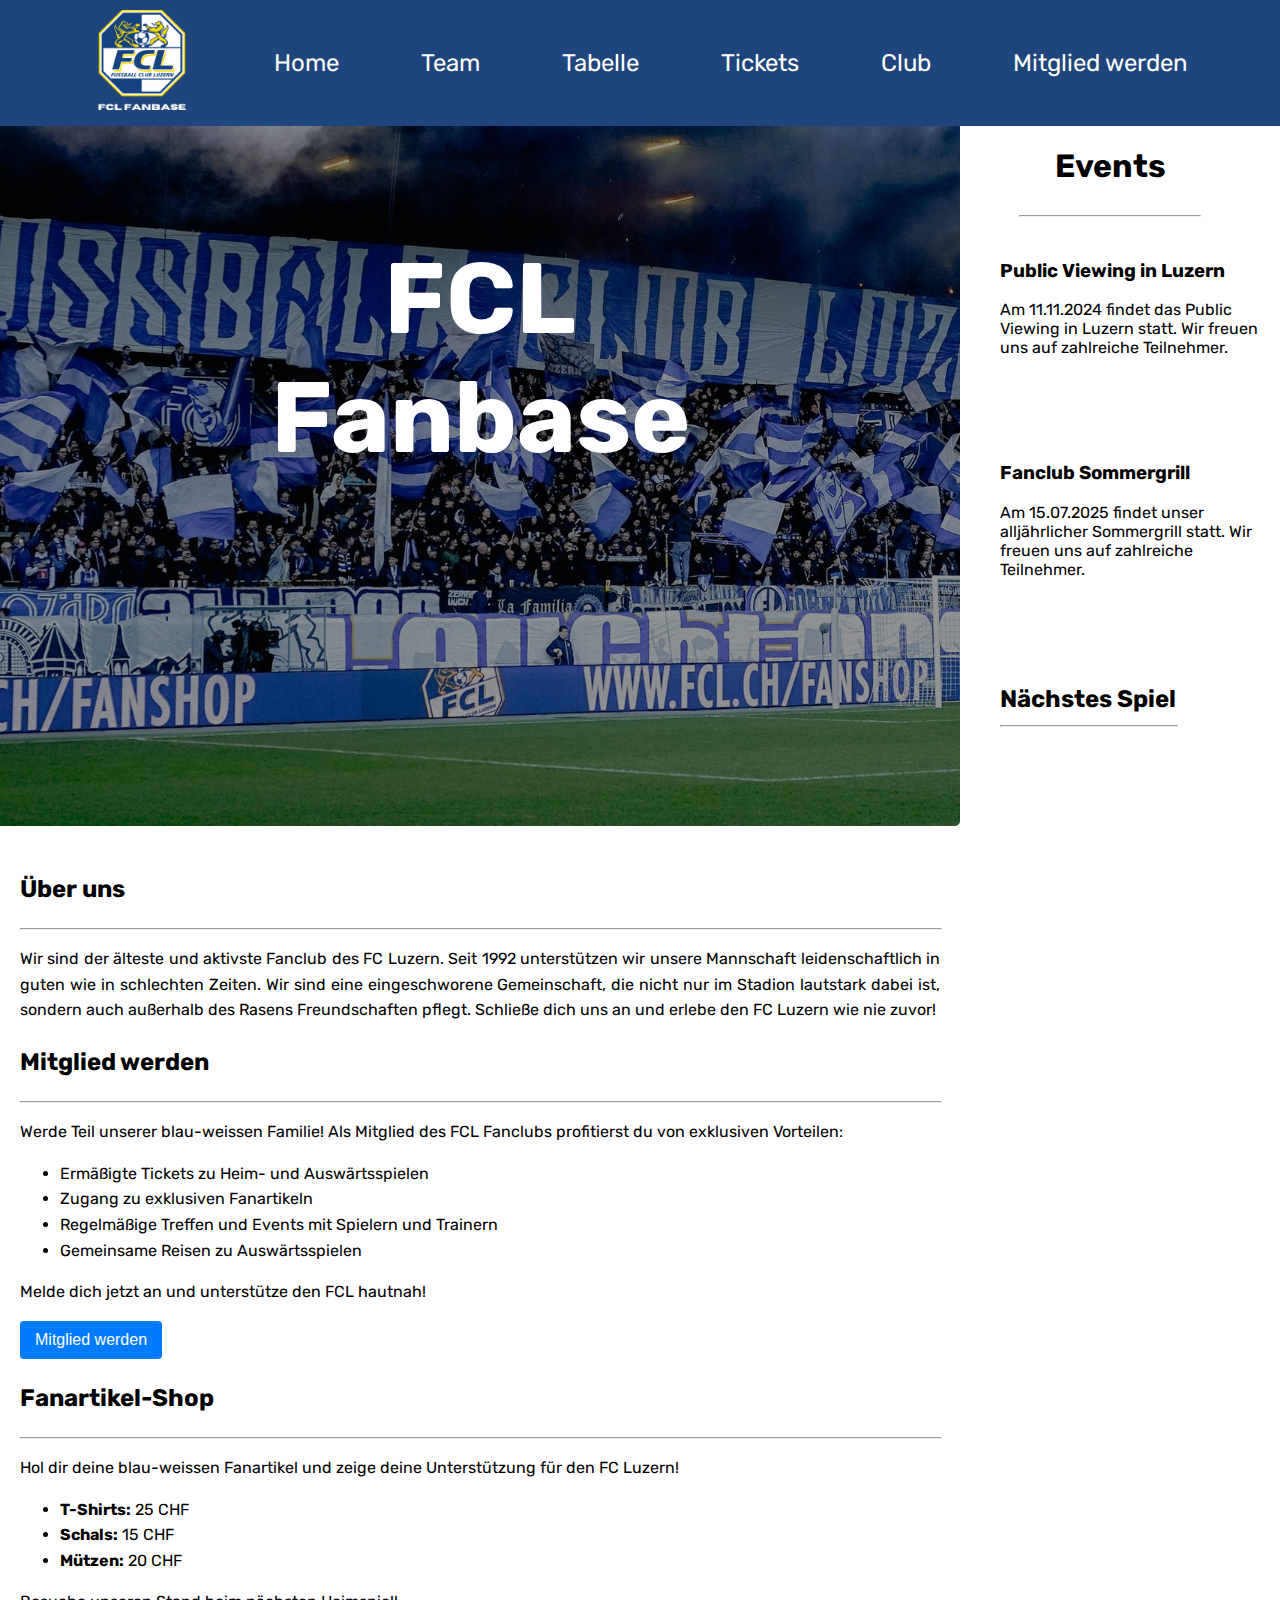
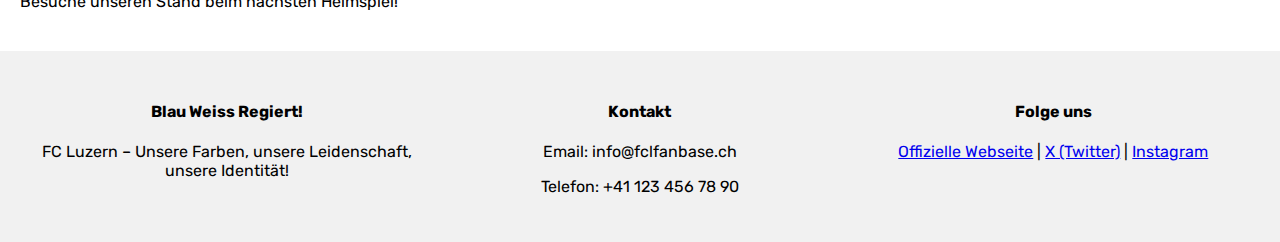
<file: index.html>
<!DOCTYPE html>
<html lang="de">
    <head>
        <meta charset="utf-8" />
        <meta http-equiv="X-UA-Compatible" content="IE=edge" />
        <title>FCL Fanbase</title>
        <meta
            name="description"
            content="FCL Fanbase - Der älteste Fanclub des FC Luzern."
        />
        <meta name="viewport" content="width=device-width, initial-scale=1.0" />
        <link rel="stylesheet" href="css/styles.css" />
        <link rel="preconnect" href="https://fonts.googleapis.com" />
        <link rel="preconnect" href="https://fonts.gstatic.com" crossorigin />
        <link
            href="https://fonts.googleapis.com/css2?family=Rubik:ital,wght@0,300..900;1,300..900&display=swap"
            rel="stylesheet"
        />
    </head>

    <body>
        <div class="container">
            <header class="navbar">
                <nav class="links">
                    <ul class="ul-links">
                        <li>
                            <a href="index.html"
                                ><img src="images/logo-h.png" alt="Logo"
                            /></a>
                        </li>
                        <li><a href="index.html">Home</a></li>
                        <li><a href="team.html">Team</a></li>
                        <li><a href="tabelle.html">Tabelle</a></li>
                        <li><a href="tickets.html">Tickets</a></li>
                        <li><a href="club.html">Club</a></li>
                        <li><a href="kontakt.html">Mitglied werden</a></li>
                    </ul>
                </nav>
            </header>
            <main class="main">
                <div class="hero-banner">
                    <div class="hero-image">
                        <img src="images/fcl1.jpg" alt="Bild" />
                    </div>
                    <div class="hero-text">
                        <h1>FCL Fanbase</h1>
                        <p></p>
                    </div>
                </div>
                <div id="fcl-fanclub-content">
                    <section id="about">
                        <h2>Über uns</h2>
                        <hr />
                        <p>
                            Wir sind der älteste und aktivste Fanclub des FC
                            Luzern. Seit 1992 unterstützen wir unsere Mannschaft
                            leidenschaftlich in guten wie in schlechten Zeiten.
                            Wir sind eine eingeschworene Gemeinschaft, die nicht
                            nur im Stadion lautstark dabei ist, sondern auch
                            außerhalb des Rasens Freundschaften pflegt. Schließe
                            dich uns an und erlebe den FC Luzern wie nie zuvor!
                        </p>
                    </section>
                    <section id="membership">
                        <h2>Mitglied werden</h2>
                        <hr />
                        <p>
                            Werde Teil unserer blau-weissen Familie! Als
                            Mitglied des FCL Fanclubs profitierst du von
                            exklusiven Vorteilen:
                        </p>
                        <ul>
                            <li>
                                Ermäßigte Tickets zu Heim- und Auswärtsspielen
                            </li>
                            <li>Zugang zu exklusiven Fanartikeln</li>
                            <li>
                                Regelmäßige Treffen und Events mit Spielern und
                                Trainern
                            </li>
                            <li>Gemeinsame Reisen zu Auswärtsspielen</li>
                        </ul>
                        <p>
                            Melde dich jetzt an und unterstütze den FCL hautnah!
                        </p>
                        <button class="mitglied" onclick="openLink()">
                            Mitglied werden
                        </button>
                    </section>
                    <section id="shop">
                        <h2>Fanartikel-Shop</h2>
                        <hr />
                        <p>
                            Hol dir deine blau-weissen Fanartikel und zeige
                            deine Unterstützung für den FC Luzern!
                        </p>
                        <ul>
                            <li><strong>T-Shirts:</strong> 25 CHF</li>
                            <li><strong>Schals:</strong> 15 CHF</li>
                            <li><strong>Mützen:</strong> 20 CHF</li>
                        </ul>
                        <p>Besuche unseren Stand beim nächsten Heimspiel!</p>
                    </section>
                </div>
            </main>
            <aside class="sidebar">
                <h1>Events</h1>
                <hr class="hr-sidebar">
                <ul>
                    <li>
                        <div class="Event1">
                            <h3>Public Viewing in Luzern</h3>
                            <p>
                                Am 11.11.2024 findet das Public Viewing in
                                Luzern statt. Wir freuen uns auf zahlreiche
                                Teilnehmer.
                            </p>
                        </div>
                    </li>
                    <li>
                        <div class="Event2">
                            <h3>Fanclub Sommergrill</h3>
                            <p>
                                Am 15.07.2025 findet unser alljährlicher
                                Sommergrill statt. Wir freuen uns auf zahlreiche
                                Teilnehmer.
                            </p>
                        </div>
                    </li>
                    <li>
                        <div class="nextgame">
                            <div class="nextgameH1">
                                <h2>
                                    Nächstes Spiel
                                    <hr>
                                </h2>
                            </div>
                            <div id="fs-upcoming"></div>
                            <script>
                                (function (w, d, s, o, f, js, fjs) {
                                    w["fsUpcomingEmbed"] = o;
                                    w[o] =
                                        w[o] ||
                                        function () {
                                            (w[o].q = w[o].q || []).push(
                                                arguments
                                            );
                                        };
                                    (js = d.createElement(s)),
                                        (fjs = d.getElementsByTagName(s)[0]);
                                    js.id = o;
                                    js.src = f;
                                    js.async = 1;
                                    fjs.parentNode.insertBefore(js, fjs);
                                })(
                                    window,
                                    document,
                                    "script",
                                    "fsUpcoming",
                                    "https://cdn.footystats.org/embeds/upcoming.js"
                                );
                                fsUpcoming("params", { teamID: 890 });
                            </script>
                        </div>
                    </li>
                </ul>
            </aside>
            <footer class="footer">
                <div class="footer-content">
                    <h4>Blau Weiss Regiert!</h4>
                    <p>
                        FC Luzern – Unsere Farben, unsere Leidenschaft, unsere
                        Identität!
                    </p>
                </div>
                <div class="footer-content">
                    <h4>Kontakt</h4>
                    <p>Email: info@fclfanbase.ch</p>
                    <p>Telefon: +41 123 456 78 90</p>
                </div>
                <div class="footer-content">
                    <h4>Folge uns</h4>
                    <p>
                        <a href="https://fcl.ch/" target="_blank"
                            >Offizielle Webseite</a
                        >
                        |
                        <a href="https://twitter.com/FCL_1901" target="_blank"
                            >X (Twitter)</a
                        >
                        |
                        <a
                            href="https://www.instagram.com/fcluzern_offiziell"
                            target="_blank"
                            >Instagram</a
                        >
                    </p>
                </div>
            </footer>
            <script src="script.js"></script>
        </div>
    </body>
</html>
</file>
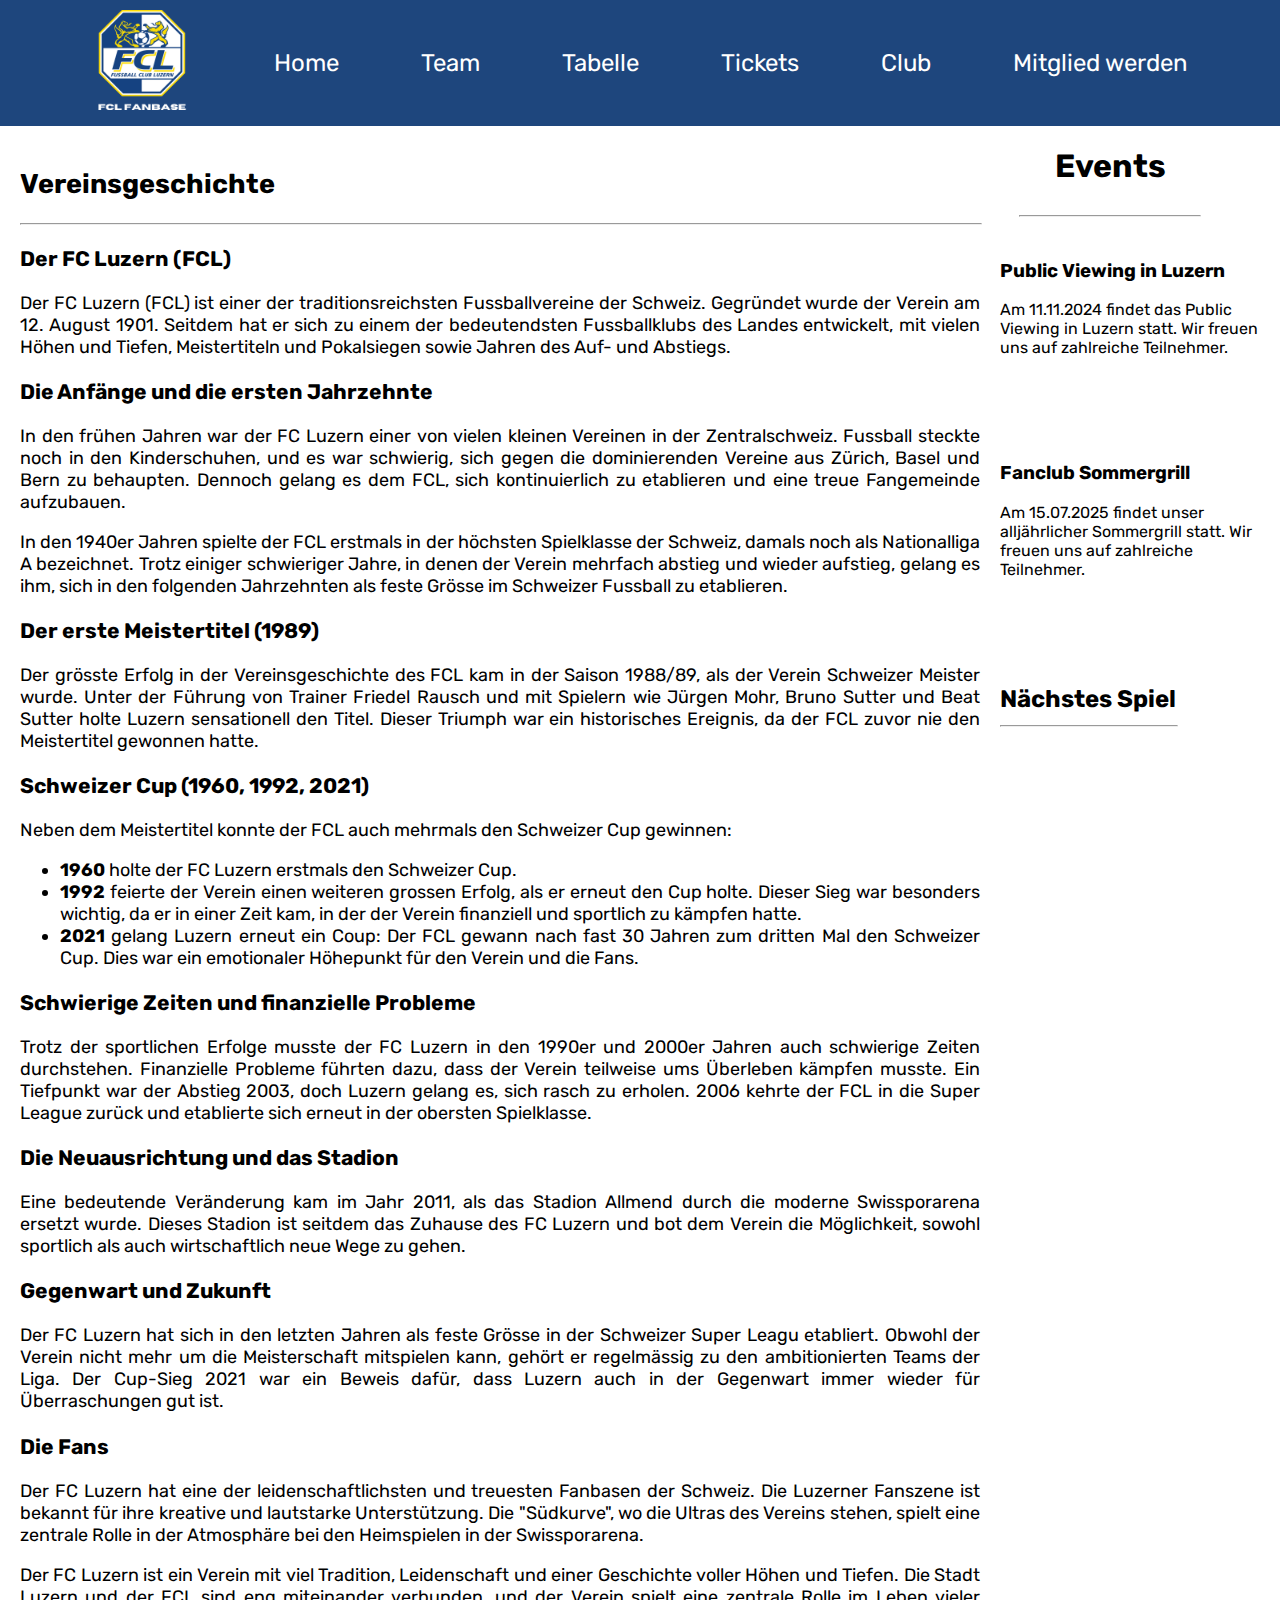
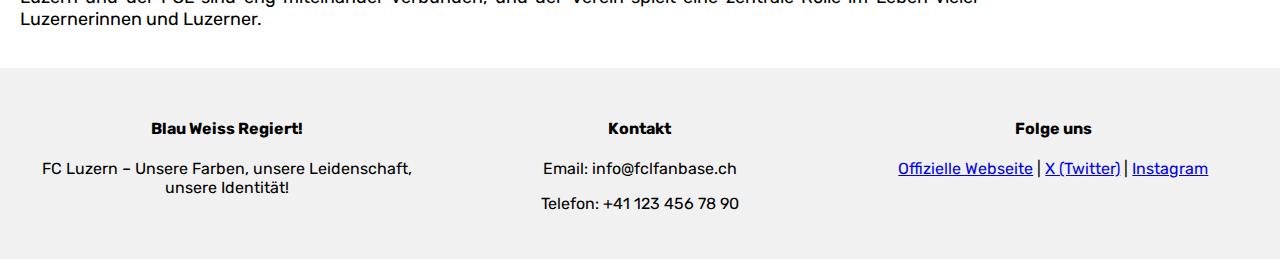
<file: club.html>
<!DOCTYPE html>
<html lang="de">
    <head>
        <meta charset="utf-8" />
        <meta http-equiv="X-UA-Compatible" content="IE=edge" />
        <title>FCL Fanbase</title>
        <meta name="description" content="" />
        <meta name="viewport" content="width=device-width, initial-scale=1" />
        <link rel="stylesheet" href="css/styles.css" />
        <link rel="preconnect" href="https://fonts.googleapis.com" />
        <link rel="preconnect" href="https://fonts.gstatic.com" crossorigin />
        <link
            href="https://fonts.googleapis.com/css2?family=Rubik:ital,wght@0,300..900;1,300..900&display=swap"
            rel="stylesheet"
        />
    </head>

    <body>
        <div class="container">
            <header class="navbar">
                <nav class="links">
                    <ul class="ul-links">
                        <li>
                            <a href="index.html"
                                ><img src="images/logo-h.png" alt="FCL Logo"
                            /></a>
                        </li>
                        <li><a href="index.html">Home</a></li>
                        <li><a href="team.html">Team</a></li>
                        <li><a href="tabelle.html">Tabelle</a></li>
                        <li><a href="tickets.html">Tickets</a></li>
                        <li><a href="club.html">Club</a></li>
                        <li><a href="kontakt.html">Mitglied werden</a></li>
                    </ul>
                </nav>
            </header>

            <main class="main">
                <article>
                    <h2>Vereinsgeschichte</h2>
                    <hr />
                    <h3>Der FC Luzern (FCL)</h3>
                    <p>
                        Der FC Luzern (FCL) ist einer der traditionsreichsten
                        Fussballvereine der Schweiz. Gegründet wurde der Verein
                        am 12. August 1901. Seitdem hat er sich zu einem der
                        bedeutendsten Fussballklubs des Landes entwickelt, mit
                        vielen Höhen und Tiefen, Meistertiteln und Pokalsiegen
                        sowie Jahren des Auf- und Abstiegs.
                    </p>

                    <h3>Die Anfänge und die ersten Jahrzehnte</h3>
                    <p>
                        In den frühen Jahren war der FC Luzern einer von vielen
                        kleinen Vereinen in der Zentralschweiz. Fussball steckte
                        noch in den Kinderschuhen, und es war schwierig, sich
                        gegen die dominierenden Vereine aus Zürich, Basel und
                        Bern zu behaupten. Dennoch gelang es dem FCL, sich
                        kontinuierlich zu etablieren und eine treue Fangemeinde
                        aufzubauen.
                    </p>
                    <p>
                        In den 1940er Jahren spielte der FCL erstmals in der
                        höchsten Spielklasse der Schweiz, damals noch als
                        Nationalliga A bezeichnet. Trotz einiger schwieriger
                        Jahre, in denen der Verein mehrfach abstieg und wieder
                        aufstieg, gelang es ihm, sich in den folgenden
                        Jahrzehnten als feste Grösse im Schweizer Fussball zu
                        etablieren.
                    </p>

                    <h3>Der erste Meistertitel (1989)</h3>
                    <p>
                        Der grösste Erfolg in der Vereinsgeschichte des FCL kam
                        in der Saison 1988/89, als der Verein Schweizer Meister
                        wurde. Unter der Führung von Trainer Friedel Rausch und
                        mit Spielern wie Jürgen Mohr, Bruno Sutter und Beat
                        Sutter holte Luzern sensationell den Titel. Dieser
                        Triumph war ein historisches Ereignis, da der FCL zuvor
                        nie den Meistertitel gewonnen hatte.
                    </p>

                    <h3>Schweizer Cup (1960, 1992, 2021)</h3>
                    <p>
                        Neben dem Meistertitel konnte der FCL auch mehrmals den
                        Schweizer Cup gewinnen:
                    </p>
                    <ul>
                        <li>
                            <strong>1960</strong> holte der FC Luzern erstmals
                            den Schweizer Cup.
                        </li>
                        <li>
                            <strong>1992</strong> feierte der Verein einen
                            weiteren grossen Erfolg, als er erneut den Cup
                            holte. Dieser Sieg war besonders wichtig, da er in
                            einer Zeit kam, in der der Verein finanziell und
                            sportlich zu kämpfen hatte.
                        </li>
                        <li>
                            <strong>2021</strong> gelang Luzern erneut ein Coup:
                            Der FCL gewann nach fast 30 Jahren zum dritten Mal
                            den Schweizer Cup. Dies war ein emotionaler
                            Höhepunkt für den Verein und die Fans.
                        </li>
                    </ul>

                    <h3>Schwierige Zeiten und finanzielle Probleme</h3>
                    <p>
                        Trotz der sportlichen Erfolge musste der FC Luzern in
                        den 1990er und 2000er Jahren auch schwierige Zeiten
                        durchstehen. Finanzielle Probleme führten dazu, dass der
                        Verein teilweise ums Überleben kämpfen musste. Ein
                        Tiefpunkt war der Abstieg 2003, doch Luzern gelang es,
                        sich rasch zu erholen. 2006 kehrte der FCL in die Super
                        League zurück und etablierte sich erneut in der obersten
                        Spielklasse.
                    </p>

                    <h3>Die Neuausrichtung und das Stadion</h3>
                    <p>
                        Eine bedeutende Veränderung kam im Jahr 2011, als das
                        Stadion Allmend durch die moderne Swissporarena ersetzt
                        wurde. Dieses Stadion ist seitdem das Zuhause des FC
                        Luzern und bot dem Verein die Möglichkeit, sowohl
                        sportlich als auch wirtschaftlich neue Wege zu gehen.
                    </p>

                    <h3>Gegenwart und Zukunft</h3>
                    <p>
                        Der FC Luzern hat sich in den letzten Jahren als feste
                        Grösse in der Schweizer Super Leagu etabliert. Obwohl
                        der Verein nicht mehr um die Meisterschaft mitspielen
                        kann, gehört er regelmässig zu den ambitionierten Teams
                        der Liga. Der Cup-Sieg 2021 war ein Beweis dafür, dass
                        Luzern auch in der Gegenwart immer wieder für
                        Überraschungen gut ist.
                    </p>

                    <h3>Die Fans</h3>
                    <p>
                        Der FC Luzern hat eine der leidenschaftlichsten und
                        treuesten Fanbasen der Schweiz. Die Luzerner Fanszene
                        ist bekannt für ihre kreative und lautstarke
                        Unterstützung. Die "Südkurve", wo die Ultras des Vereins
                        stehen, spielt eine zentrale Rolle in der Atmosphäre bei
                        den Heimspielen in der Swissporarena.
                    </p>

                    <p>
                        Der FC Luzern ist ein Verein mit viel Tradition,
                        Leidenschaft und einer Geschichte voller Höhen und
                        Tiefen. Die Stadt Luzern und der FCL sind eng
                        miteinander verbunden, und der Verein spielt eine
                        zentrale Rolle im Leben vieler Luzernerinnen und
                        Luzerner.
                    </p>
                </article>
            </main>

            <aside class="sidebar">
                <h1>Events</h1>
                <hr class="hr-sidebar">
                <ul>
                    <li>
                        <div class="Event1">
                            <h3>Public Viewing in Luzern</h3>
                            <p>
                                Am 11.11.2024 findet das Public Viewing in
                                Luzern statt. Wir freuen uns auf zahlreiche
                                Teilnehmer.
                            </p>
                        </div>
                    </li>
                    <li>
                        <div class="Event2">
                            <h3>Fanclub Sommergrill</h3>
                            <p>
                                Am 15.07.2025 findet unser alljährlicher
                                Sommergrill statt. Wir freuen uns auf zahlreiche
                                Teilnehmer.
                            </p>
                        </div>
                    </li>
                    <li>
                        <div class="nextgame">
                            <div class="nextgameH1">
                                <h2>Nächstes Spiel<hr></h2>
                            </div>
                            <div id="fs-upcoming"></div>
                            <script>
                                (function (w, d, s, o, f, js, fjs) {
                                    w["fsUpcomingEmbed"] = o;
                                    w[o] =
                                        w[o] ||
                                        function () {
                                            (w[o].q = w[o].q || []).push(
                                                arguments
                                            );
                                        };
                                    (js = d.createElement(s)),
                                        (fjs = d.getElementsByTagName(s)[0]);
                                    js.id = o;
                                    js.src = f;
                                    js.async = 1;
                                    fjs.parentNode.insertBefore(js, fjs);
                                })(
                                    window,
                                    document,
                                    "script",
                                    "fsUpcoming",
                                    "https://cdn.footystats.org/embeds/upcoming.js"
                                );
                                fsUpcoming("params", { teamID: 890 });
                            </script>
                        </div>
                    </li>
                </ul>
            </aside>

            <footer class="footer">
                <div class="footer-content">
                    <h4>Blau Weiss Regiert!</h4>
                    <p>
                        FC Luzern – Unsere Farben, unsere Leidenschaft, unsere
                        Identität!
                    </p>
                </div>
                <div class="footer-content">
                    <h4>Kontakt</h4>
                    <p>Email: info@fclfanbase.ch</p>
                    <p>Telefon: +41 123 456 78 90</p>
                </div>
                <div class="footer-content">
                    <h4>Folge uns</h4>
                    <p>
                        <a href="https://fcl.ch/" target="_blank"
                            >Offizielle Webseite</a
                        >
                        |
                        <a href="https://twitter.com/FCL_1901" target="_blank"
                            >X (Twitter)</a
                        >
                        |
                        <a
                            href="https://www.instagram.com/fcluzern_offiziell"
                            target="_blank"
                            >Instagram</a
                        >
                    </p>
                </div>
            </footer>
        </div>

        <script src="script.js"></script>
    </body>
</html>
</file>
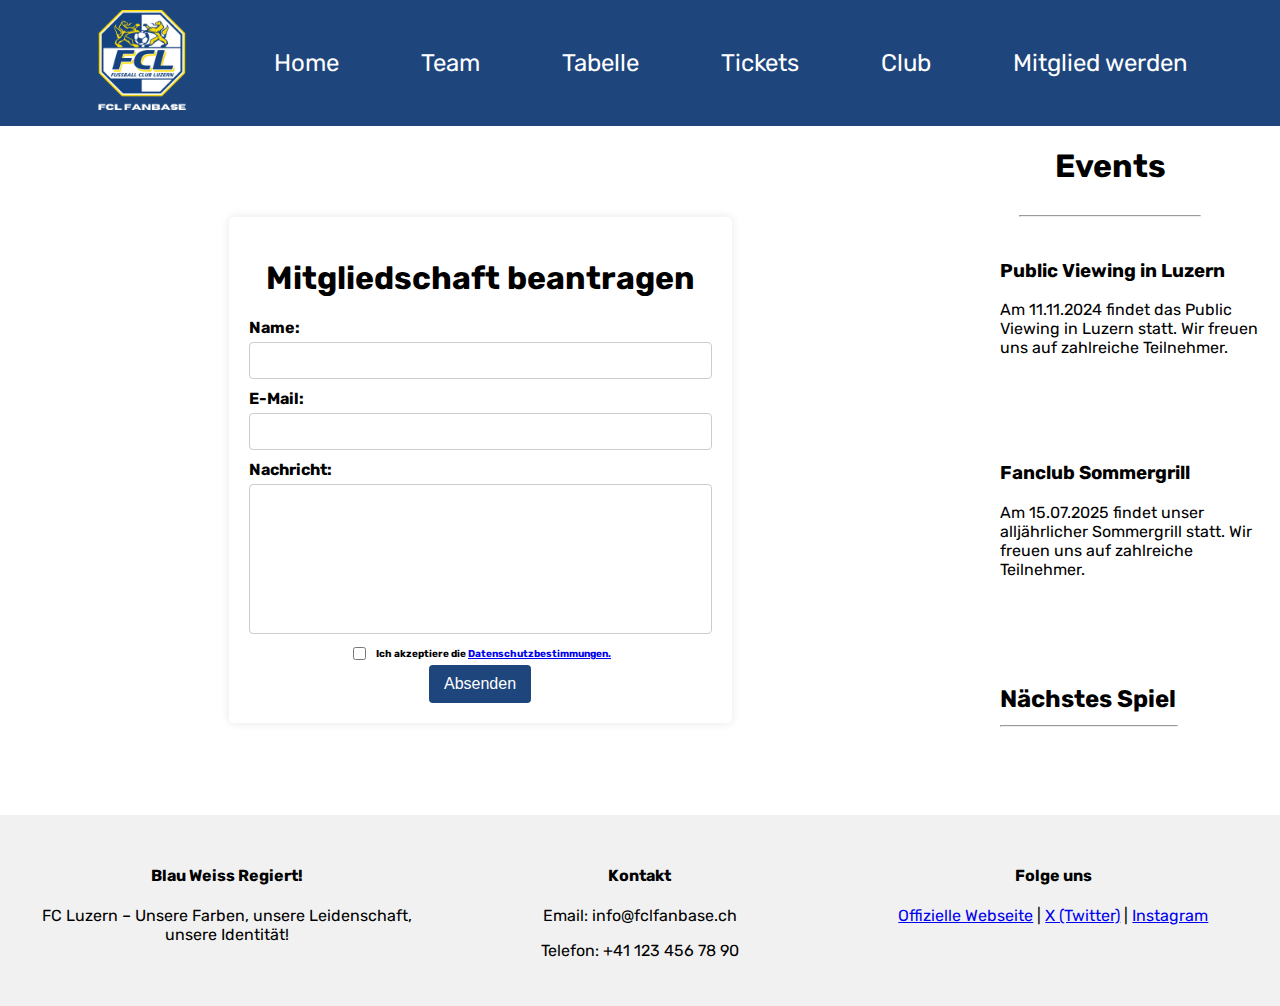
<file: kontakt.html>
<!DOCTYPE html>
<html lang="de">
    <head>
        <meta charset="utf-8" />
        <meta http-equiv="X-UA-Compatible" content="IE=edge" />
        <title>FCL Fanbase</title>
        <meta name="description" content="" />
        <meta name="viewport" content="width=device-width, initial-scale=1" />
        <link rel="stylesheet" href="css/styles.css" />
        <link rel="preconnect" href="https://fonts.googleapis.com" />
        <link rel="preconnect" href="https://fonts.gstatic.com" crossorigin />
        <link
            href="https://fonts.googleapis.com/css2?family=Rubik:ital,wght@0,300..900;1,300..900&display=swap"
            rel="stylesheet"
        />
    </head>

    <body>
        <div class="container">
            <header class="navbar">
                <nav class="links">
                    <ul class="ul-links">
                        <li>
                            <a href="index.html"
                                ><img src="images/logo-h.png" alt="FCL Logo"
                            /></a>
                        </li>
                        <li><a href="index.html">Home</a></li>
                        <li><a href="team.html">Team</a></li>
                        <li><a href="tabelle.html">Tabelle</a></li>
                        <li><a href="tickets.html">Tickets</a></li>
                        <li><a href="club.html">Club</a></li>
                        <li><a href="kontakt.html">Mitglied werden</a></li>
                    </ul>
                </nav>
            </header>

            <main class="main">
                <div class="containerform">
                    <h1>Mitgliedschaft beantragen</h1>
                    <form action="https://formlog.offline.ch/log" method="POST">
                        <label for="name" class="formtext">Name:</label>
                        <input type="text" id="name" name="name" required />

                        <label for="email" class="formtext">E-Mail:</label>
                        <input type="email" id="email" name="email" required />

                        <label for="nachricht" class="formtext"
                            >Nachricht:</label
                        >
                        <textarea
                            id="nachricht"
                            name="nachricht"
                            required
                            maxlength="400"
                        ></textarea>

                <div class="checkbox-label">
                  <input type="checkbox" id="datenschutz" name="datenschutz" required>
                  <label id="daten" for="datenschutz">Ich akzeptiere die <a href="https://youtu.be/dQw4w9WgXcQ?si=zI8NdCDnpWZEucge">Datenschutzbestimmungen.</a></label>
              </div>
                <br>
                <input type="submit" value="Absenden">
            </form>
        </div>
    </main>
    <aside class="sidebar">
        <h1>Events</h1>
        <hr class="hr-sidebar">
      <ul>
        <li>
          <div class="Event1">
            <h3>Public Viewing in Luzern</h3>
            <p>Am 11.11.2024 findet das Public Viewing in Luzern statt. Wir freuen uns auf zahlreiche Teilnehmer.</p>
          </div>
        </li>
        <li>
          <div class="Event2">
            <h3>Fanclub Sommergrill</h3>
            <p>Am 15.07.2025 findet unser alljährlicher Sommergrill statt. Wir freuen uns auf zahlreiche Teilnehmer.</p>
          </div>
          <li>
            <div class="nextgame">
              <div class="nextgameH1">
              <h2>Nächstes Spiel<hr></h2>
              </div>
              <div id="fs-upcoming"></div> <script> (function (w,d,s,o,f,js,fjs) { w['fsUpcomingEmbed']=o;w[o] = w[o] || function () { (w[o].q = w[o].q || []).push(arguments) }; js = d.createElement(s), fjs = d.getElementsByTagName(s)[0]; js.id = o; js.src = f; js.async = 1; fjs.parentNode.insertBefore(js, fjs); }(window, document, 'script', 'fsUpcoming', 'https://cdn.footystats.org/embeds/upcoming.js')); fsUpcoming('params', { teamID: 890 }); </script>
            </div>
            </div>
          </li>
        </li>
      </ul>
    </aside>
    <footer class="footer">
      <div class="footer-content">
        <h4>Blau Weiss Regiert!</h4>
        <p>FC Luzern – Unsere Farben, unsere Leidenschaft, unsere Identität!</p>
    </div>
    <div class="footer-content">
        <h4>Kontakt</h4>
        <p>Email: info@fclfanbase.ch</p>
        <p>Telefon: +41 123 456 78 90</p>
    </div>
    <div class="footer-content">
        <h4>Folge uns</h4>
        <p>
            <a href="https://fcl.ch/" target="_blank">Offizielle Webseite</a> | 
            <a href="https://twitter.com/FCL_1901" target="_blank">X (Twitter)</a> | 
            <a href="https://www.instagram.com/fcluzern_offiziell" target="_blank">Instagram</a>
        </p>
    </div>
    </footer>
    </div>
    <script src="script.js"></script>
  </body>
</html>
</file>
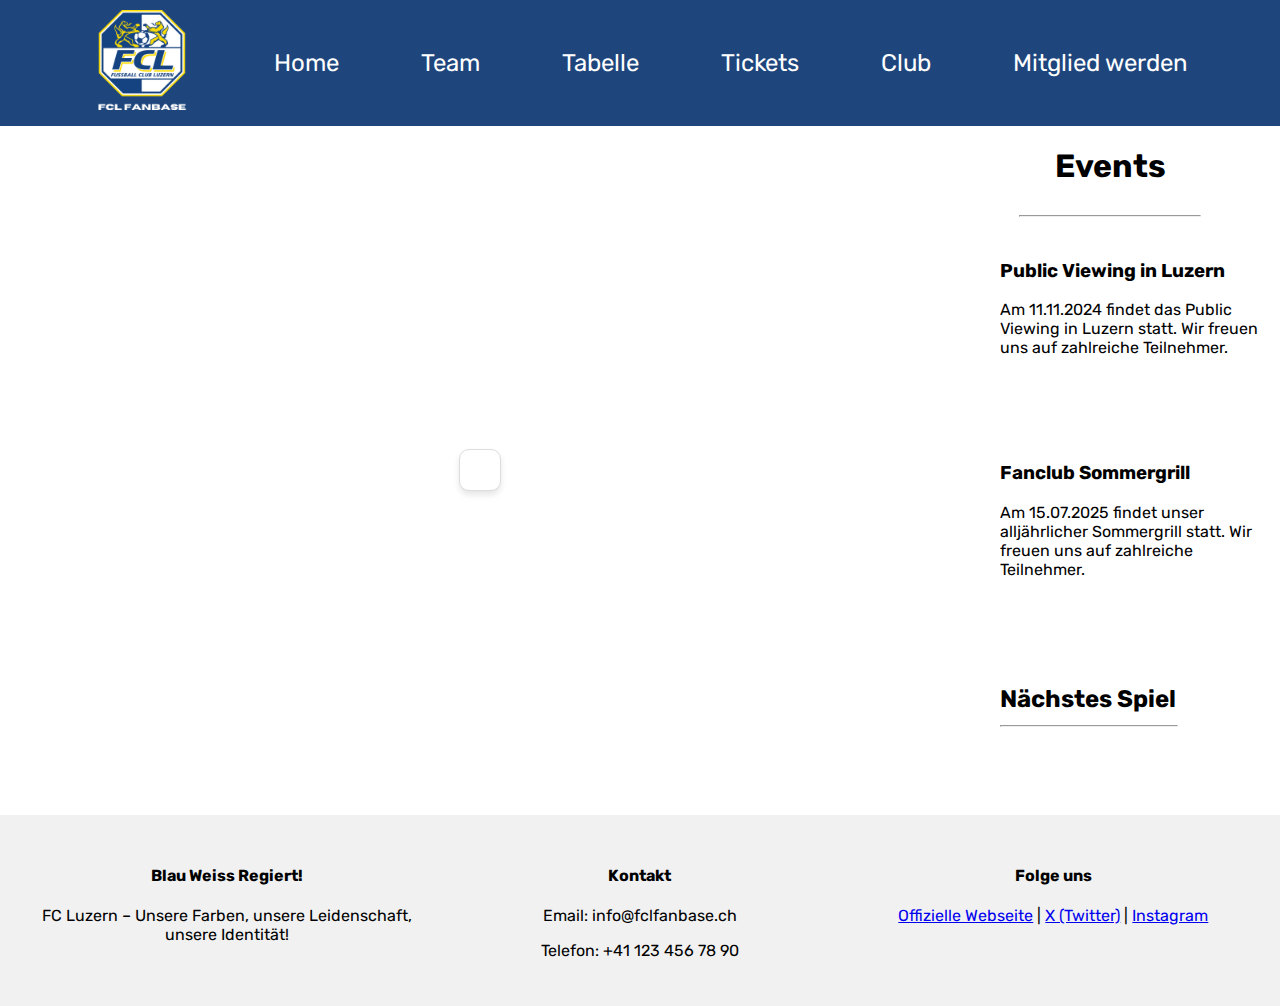
<file: tabelle.html>
<!DOCTYPE html>
<html lang="de">
    <head>
        <meta charset="utf-8" />
        <meta http-equiv="X-UA-Compatible" content="IE=edge" />
        <title>FCL Fanbase</title>
        <meta name="description" content="" />
        <meta name="viewport" content="width=device-width, initial-scale=1" />
        <link rel="stylesheet" href="css/styles.css" />
        <link rel="preconnect" href="https://fonts.googleapis.com" />
        <link rel="preconnect" href="https://fonts.gstatic.com" crossorigin />
        <link
            href="https://fonts.googleapis.com/css2?family=Rubik:ital,wght@0,300..900;1,300..900&display=swap"
            rel="stylesheet"
        />
    </head>

    <body>
        <div class="container">
            <header class="navbar">
                <nav class="links">
                    <ul class="ul-links">
                        <li>
                            <a href="index.html"
                                ><img src="images/logo-h.png" alt="FCL Logo"
                            /></a>
                        </li>
                        <li><a href="index.html">Home</a></li>
                        <li><a href="team.html">Team</a></li>
                        <li><a href="tabelle.html">Tabelle</a></li>
                        <li><a href="tickets.html">Tickets</a></li>
                        <li><a href="club.html">Club</a></li>
                        <li><a href="kontakt.html">Mitglied werden</a></li>
                    </ul>
                </nav>
            </header>

            <main class="main">
                <div id="fs-standings"></div>
            </main>

            <aside class="sidebar">
                <h1>Events</h1>
                <hr class="hr-sidebar">
              <ul>
                <li>
                  <div class="Event1">
                    <h3>Public Viewing in Luzern</h3>
                    <p>Am 11.11.2024 findet das Public Viewing in Luzern statt. Wir freuen uns auf zahlreiche Teilnehmer.</p>
                  </div>
                </li>
                <li>
                  <div class="Event2">
                    <h3>Fanclub Sommergrill</h3>
                    <p>Am 15.07.2025 findet unser alljährlicher Sommergrill statt. Wir freuen uns auf zahlreiche Teilnehmer.</p>
                  </div>
                  <li>
                    <div class="nextgame">
                      <div class="nextgameH1">
                      <h2>Nächstes Spiel<hr></h2>
                      </div>
                      <div id="fs-upcoming"></div> <script> (function (w,d,s,o,f,js,fjs) { w['fsUpcomingEmbed']=o;w[o] = w[o] || function () { (w[o].q = w[o].q || []).push(arguments) }; js = d.createElement(s), fjs = d.getElementsByTagName(s)[0]; js.id = o; js.src = f; js.async = 1; fjs.parentNode.insertBefore(js, fjs); }(window, document, 'script', 'fsUpcoming', 'https://cdn.footystats.org/embeds/upcoming.js')); fsUpcoming('params', { teamID: 890 }); </script>
                    </div>
                    </div>
                  </li>
                </li>
              </ul>
            </aside>

            <footer class="footer">
                <div class="footer-content">
                    <h4>Blau Weiss Regiert!</h4>
                    <p>
                        FC Luzern – Unsere Farben, unsere Leidenschaft, unsere
                        Identität!
                    </p>
                </div>
                <div class="footer-content">
                    <h4>Kontakt</h4>
                    <p>Email: info@fclfanbase.ch</p>
                    <p>Telefon: +41 123 456 78 90</p>
                </div>
                <div class="footer-content">
                    <h4>Folge uns</h4>
                    <p>
                        <a href="https://fcl.ch/" target="_blank"
                            >Offizielle Webseite</a
                        >
                        |
                        <a href="https://twitter.com/FCL_1901" target="_blank"
                            >X (Twitter)</a
                        >
                        |
                        <a
                            href="https://www.instagram.com/fcluzern_offiziell"
                            target="_blank"
                            >Instagram</a
                        >
                    </p>
                </div>
            </footer>
        </div>

        <script src="script.js"></script>
    </body>
</html>
</file>
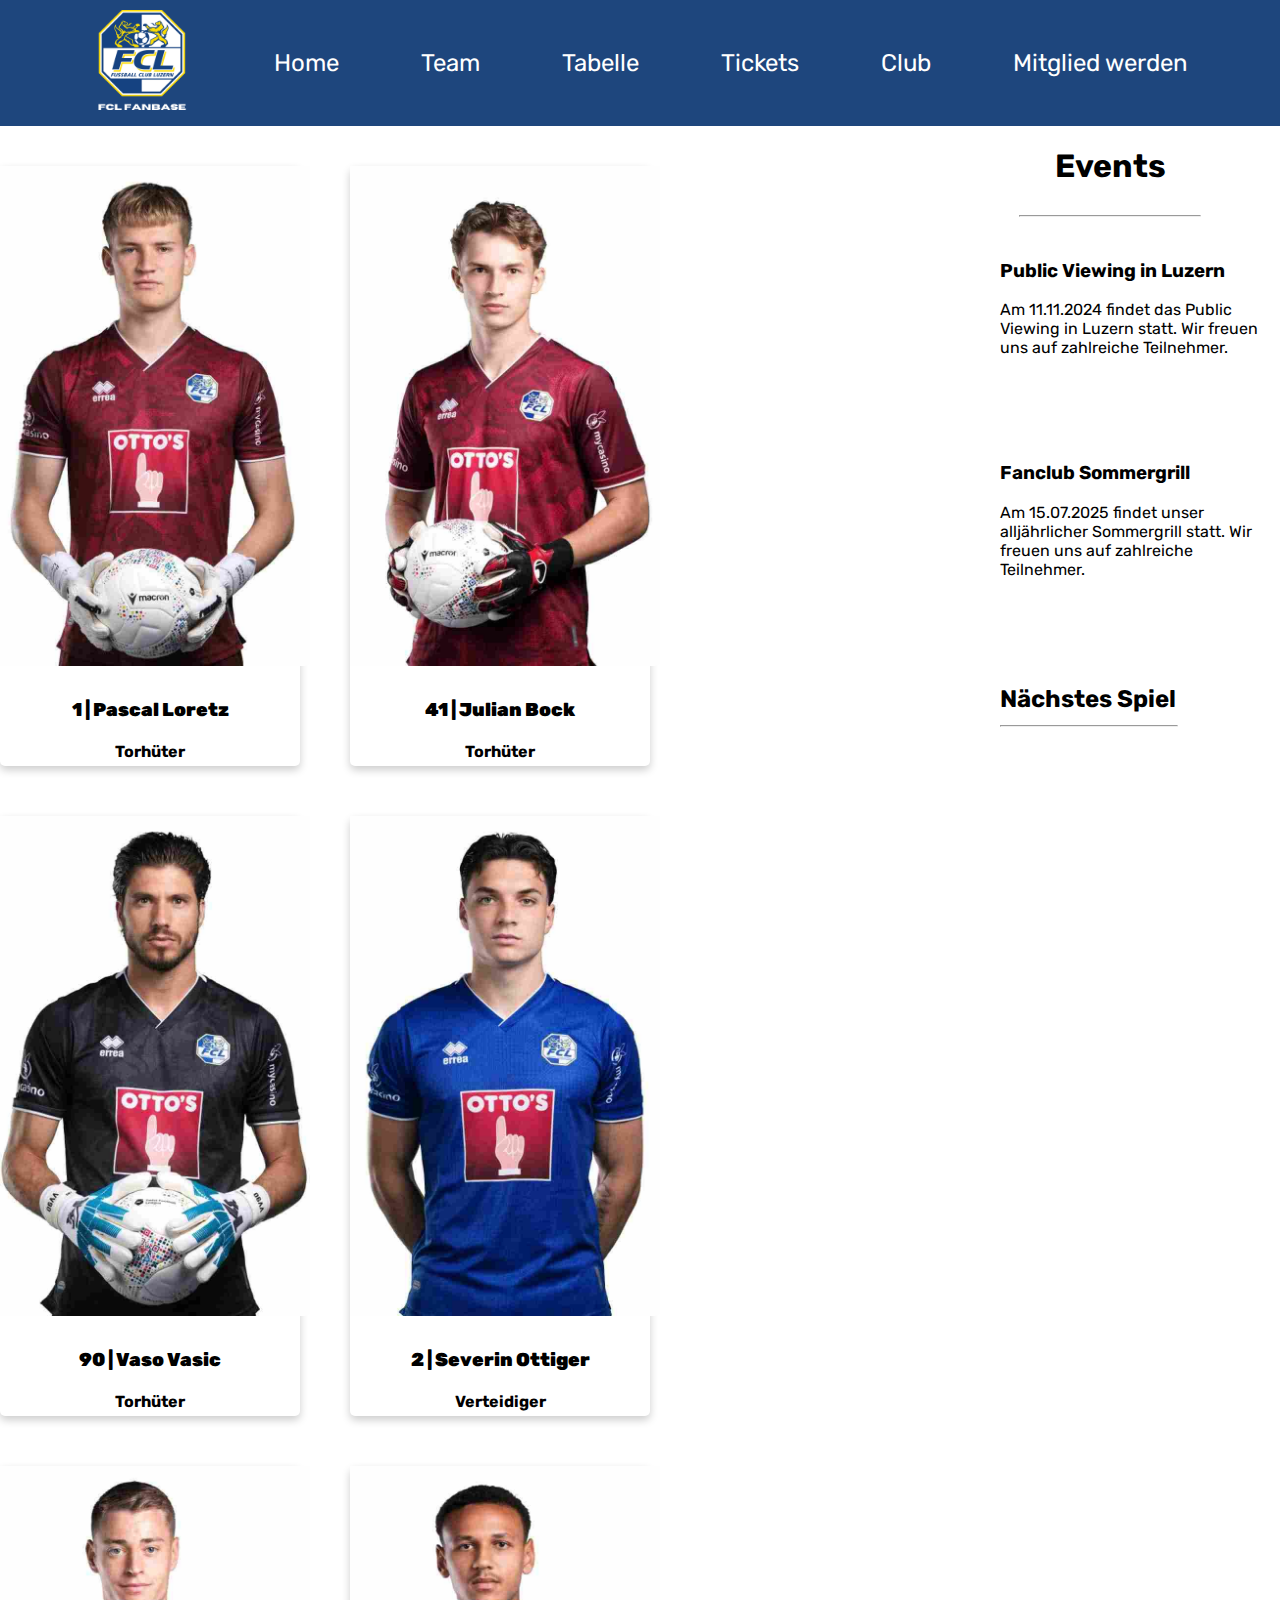
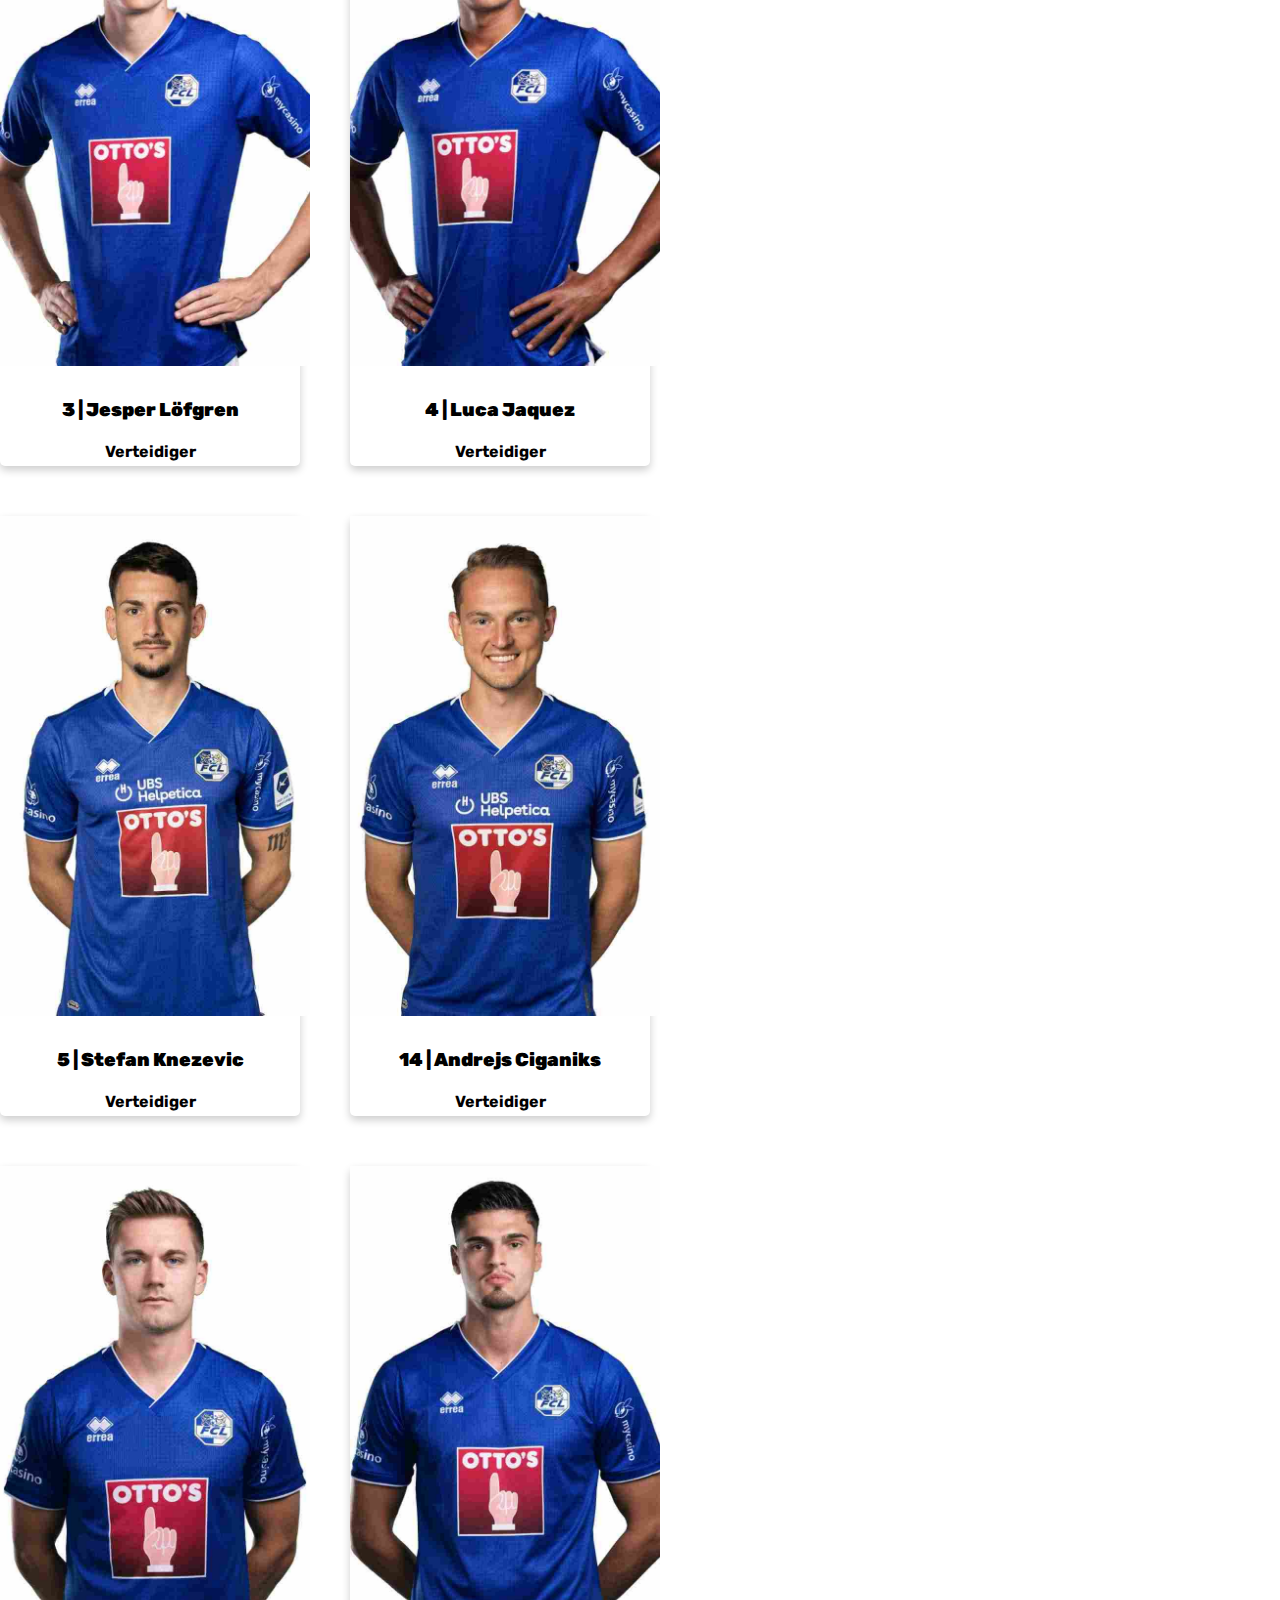
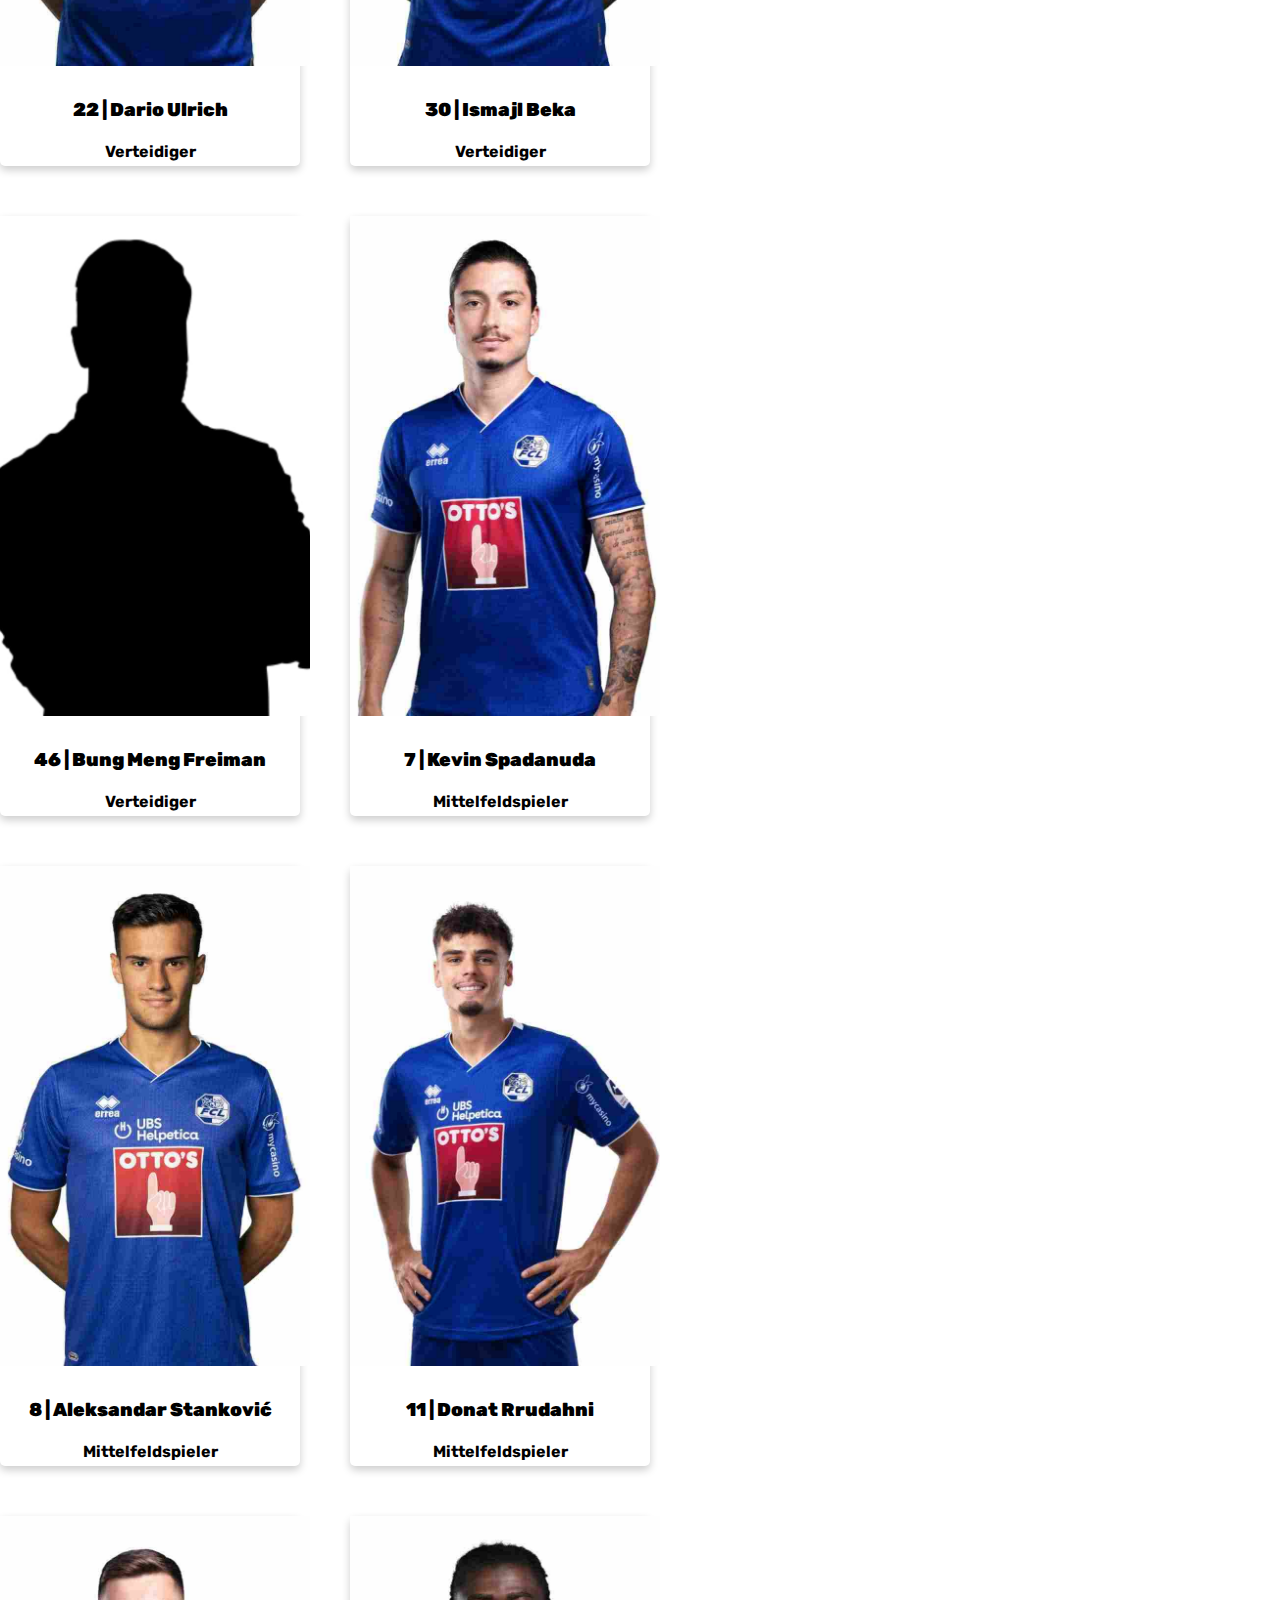
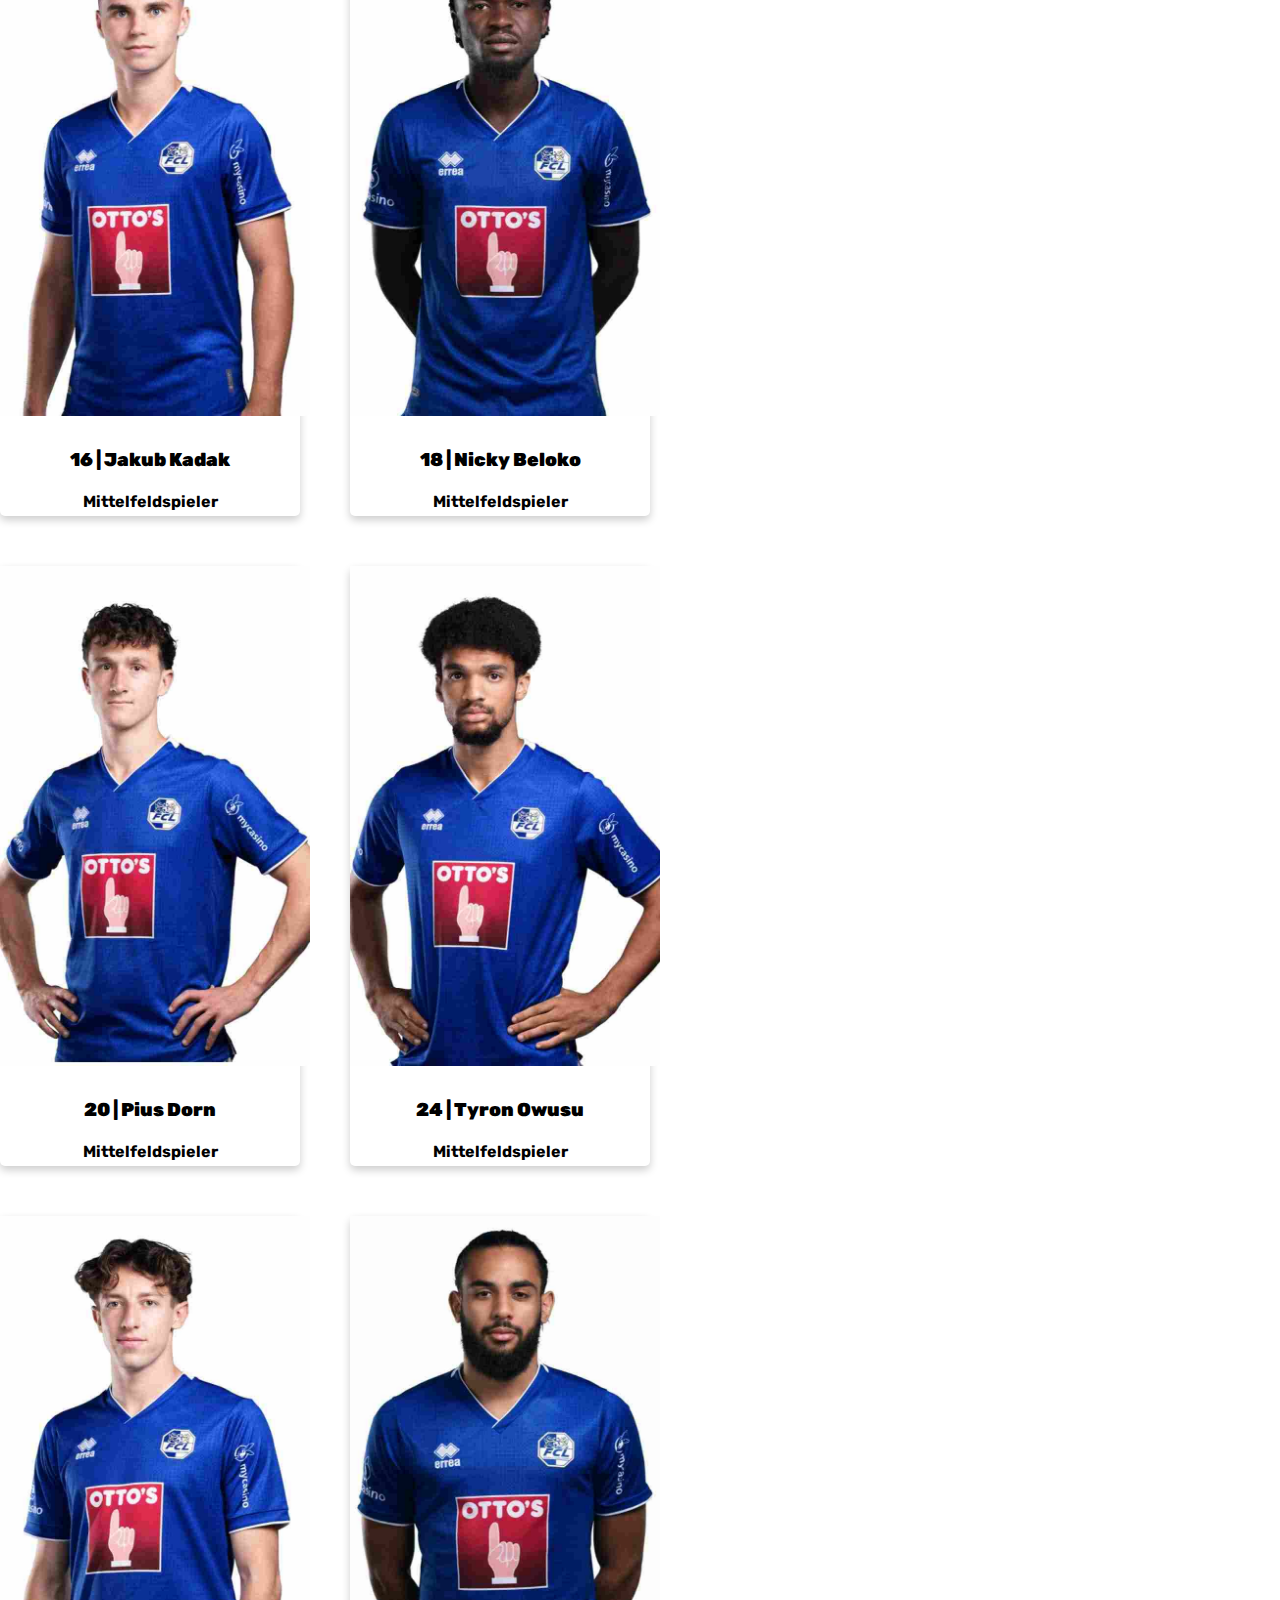
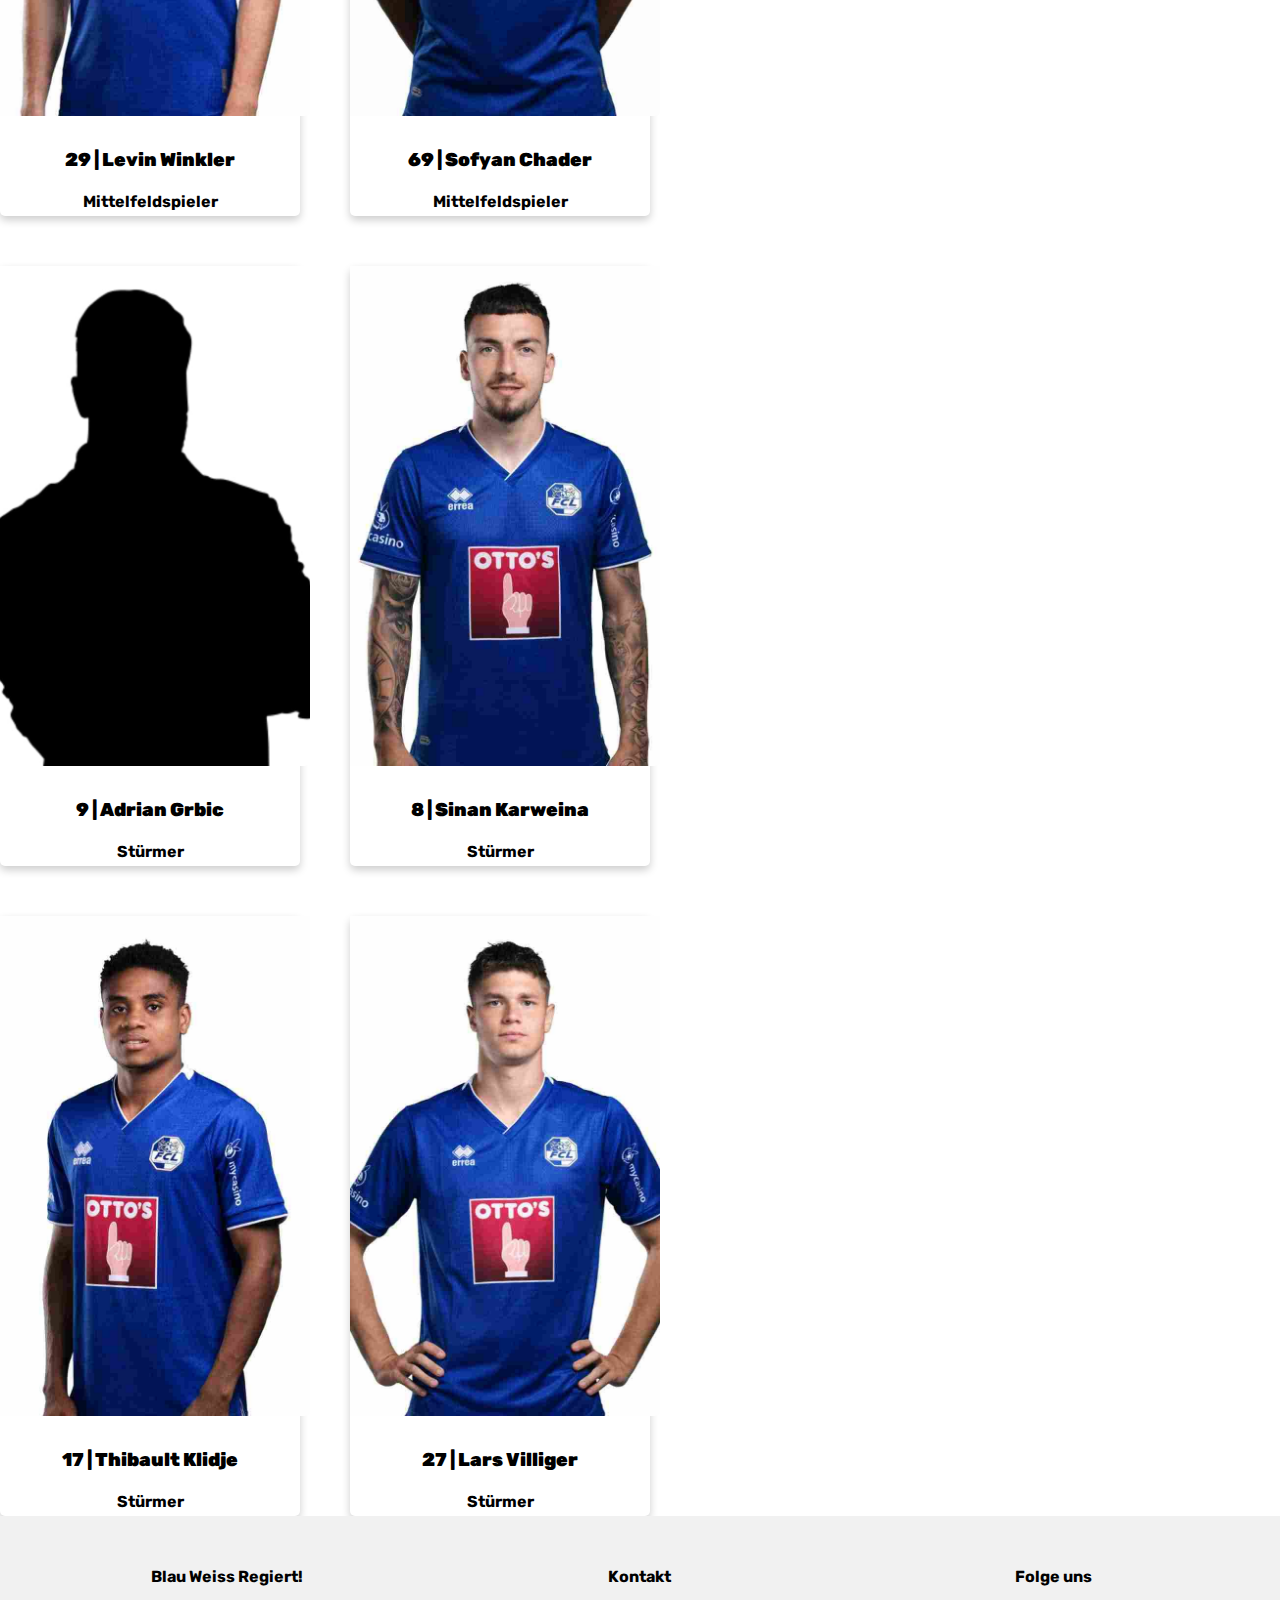
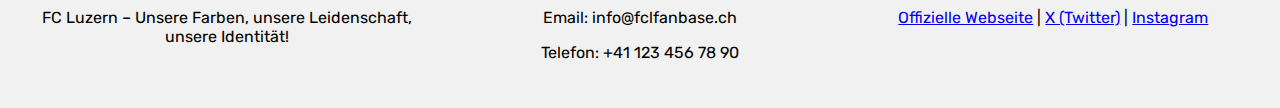
<file: team.html>
<!DOCTYPE html>
<html>
    <head>
        <meta charset="utf-8" />
        <meta http-equiv="X-UA-Compatible" content="IE=edge" />
        <title>FCL Fanbase</title>
        <meta name="description" content="" />
        <meta name="viewport" content="width=device-width, initial-scale=1" />
        <link rel="stylesheet" href="css/styles.css" />
        <link rel="preconnect" href="https://fonts.googleapis.com" />
        <link rel="preconnect" href="https://fonts.gstatic.com" crossorigin />
        <link
            href="https://fonts.googleapis.com/css2?family=Rubik:ital,wght@0,300..900;1,300..900&display=swap"
            rel="stylesheet"
        />
    </head>

    <body>
        <div class="container">
            <header class="navbar">
                <nav class="links">
                    <ul class="ul-links">
                        <li>
                            <a href="index.html"
                                ><img src="images/logo-h.png" alt="FCL Logo"
                            /></a>
                        </li>
                        <li><a href="index.html">Home</a></li>
                        <li><a href="team.html">Team</a></li>
                        <li><a href="tabelle.html">Tabelle</a></li>
                        <li><a href="tickets.html">Tickets</a></li>
                        <li><a href="club.html">Club</a></li>
                        <li><a href="kontakt.html">Mitglied werden</a></li>
                    </ul>
                </nav>
            </header>
            <main class="flex-container">
                <div class="card">
                    <img src="images/Spieler/Pascal_Lortez.jpg" alt="Avatar" />
                    <div class="card-text">
                        <h3><b>1 | Pascal Loretz</b></h3>
                        <h4>Torhüter</h4>
                    </div>
                </div>
                <div class="card">
                    <img src="images/Spieler/Julian_Bock.jpg" alt="Avatar" />
                    <div class="card-text">
                        <h3><b>41 | Julian Bock</b></h3>
                        <h4>Torhüter</h4>
                    </div>
                </div>

                <div class="card">
                    <img src="images/Spieler/Vaso_Vasic.jpg" alt="Avatar" />
                    <div class="card-text">
                        <h3><b>90 | Vaso Vasic</b></h3>
                        <h4>Torhüter</h4>
                    </div>
                </div>

                <div class="card">
                    <img src="images/Spieler/Severin_Ottiger.jpg" alt="Avatar" />
                    <div class="card-text">
                        <h3><b>2 | Severin Ottiger</b></h3>
                        <h4>Verteidiger</h4>
                    </div>
                </div>

                <div class="card">
                    <img src="images/Spieler/Jesper_Loefgren.jpg" alt="Avatar" />
                    <div class="card-text">
                        <h3><b>3 | Jesper Löfgren</b></h3>
                        <h4>Verteidiger</h4>
                    </div>
                </div>

                <div class="card">
                    <img src="images/Spieler/Luca_Jaquez.jpg" alt="Avatar" />
                    <div class="card-text">
                        <h3><b>4 | Luca Jaquez</b></h3>
                        <h4>Verteidiger</h4>
                    </div>
                </div>

                <div class="card">
                    <img src="images/Spieler/Stefan_Knezevic.jpg" alt="Avatar" />
                    <div class="card-text">
                        <h3><b>5 | Stefan Knezevic</b></h3>
                        <h4>Verteidiger</h4>
                    </div>
                </div>

                <div class="card">
                    <img src="images/Spieler/Andrejs_Ciganiks.jpg" alt="Avatar" />
                    <div class="card-text">
                        <h3><b>14 | Andrejs Ciganiks</b></h3>
                        <h4>Verteidiger</h4>
                    </div>
                </div>

                <div class="card">
                    <img src="images/Spieler/Dario_Ulrich.jpg" alt="Avatar" />
                    <div class="card-text">
                        <h3><b>22 | Dario Ulrich</b></h3>
                        <h4>Verteidiger</h4>
                    </div>
                </div>

                <div class="card">
                    <img src="images/Spieler/Ismajl_Beka.jpg" alt="Avatar" />
                    <div class="card-text">
                        <h3><b>30 | Ismajl Beka</b></h3>
                        <h4>Verteidiger</h4>
                    </div>
                </div>

                <div class="card">
                    <img src="images/Spieler/Single_Player.jpeg" alt="Avatar" />
                    <div class="card-text">
                        <h3><b>46 | Bung Meng Freiman</b></h3>
                        <h4>Verteidiger</h4>
                    </div>
                </div>

                <div class="card">
                    <img src="images/Spieler/Kevin_Spadan.jpg" alt="Avatar" />
                    <div class="card-text">
                        <h3><b>7 | Kevin Spadanuda</b></h3>
                        <h4>Mittelfeldspieler</h4>
                    </div>
                </div>

                <div class="card">
                    <img src="images/Spieler/Aleksandar_Stankovic.jpg" alt="Avatar" />
                    <div class="card-text">
                        <h3><b>8 | Aleksandar Stanković</b></h3>
                        <h4>Mittelfeldspieler</h4>
                    </div>
                </div>

                <div class="card">
                    <img src="images/Spieler/Donat_Rrud.jpg" alt="Avatar" />
                    <div class="card-text">
                        <h3><b>11 | Donat Rrudahni</b></h3>
                        <h4>Mittelfeldspieler</h4>
                    </div>
                </div>

                <div class="card">
                    <img src="images/Spieler/Jakub_Kadak.jpg" alt="Avatar" />
                    <div class="card-text">
                        <h3><b>16 | Jakub Kadak</b></h3>
                        <h4>Mittelfeldspieler</h4>
                    </div>
                </div>

                <div class="card">
                    <img src="images/Spieler/Nicky_Beloko.jpg" alt="Avatar" />
                    <div class="card-text">
                        <h3><b>18 | Nicky Beloko</b></h3>
                        <h4>Mittelfeldspieler</h4>
                    </div>
                </div>

                <div class="card">
                    <img src="images/Spieler/Pius_Dorn.jpg" alt="Avatar" />
                    <div class="card-text">
                        <h3><b>20 | Pius Dorn</b></h3>
                        <h4>Mittelfeldspieler</h4>
                    </div>
                </div>

                <div class="card">
                    <img src="images/Spieler/Tyron_Owusu.jpg" alt="Avatar" />
                    <div class="card-text">
                        <h3><b>24 | Tyron Owusu</b></h3>
                        <h4>Mittelfeldspieler</h4>
                    </div>
                </div>

                <div class="card">
                    <img src="images/Spieler/Levin_Winkler.jpg" alt="Avatar" />
                    <div class="card-text">
                        <h3><b>29 | Levin Winkler</b></h3>
                        <h4>Mittelfeldspieler</h4>
                    </div>
                </div>

                <div class="card">
                    <img src="images/Spieler/Sofyan_Chad.jpg" alt="Avatar" />
                    <div class="card-text">
                        <h3><b>69 | Sofyan Chader</b></h3>
                        <h4>Mittelfeldspieler</h4>
                    </div>
                </div>

                <div class="card">
                    <img src="images/Spieler/Single_Player.jpeg" alt="Avatar" />
                    <div class="card-text">
                        <h3><b>9 | Adrian Grbic</b></h3>
                        <h4>Stürmer</h4>
                    </div>
                </div>

                <div class="card">
                    <img src="images/Spieler/Sinan_Karwein.jpg" alt="Avatar" />
                    <div class="card-text">
                        <h3><b>8 | Sinan Karweina</b></h3>
                        <h4>Stürmer</h4>
                    </div>
                </div>

                <div class="card">
                    <img src="images/Spieler/Thibaud_Klidje.jpg" alt="Avatar" />
                    <div class="card-text">
                        <h3><b>17 | Thibault Klidje</b></h3>
                        <h4>Stürmer</h4>
                    </div>
                </div>

                <div class="card">
                    <img src="images/Spieler/Lars_Villiger.jpg" alt="Avatar" />
                    <div class="card-text">
                        <h3><b>27 | Lars Villiger</b></h3>
                        <h4>Stürmer</h4>
                    </div>
                </div>
            </main>
            <aside class="sidebar">
                <h1>Events</h1>
                <hr class="hr-sidebar" />
                <ul>
                    <li>
                        <div class="Event1">
                            <h3>Public Viewing in Luzern</h3>
                            <p>
                                Am 11.11.2024 findet das Public Viewing in Luzern
                                statt. Wir freuen uns auf zahlreiche Teilnehmer.
                            </p>
                        </div>
                    </li>
                    <li>
                        <div class="Event2">
                            <h3>Fanclub Sommergrill</h3>
                            <p>
                                Am 15.07.2025 findet unser alljährlicher Sommergrill
                                statt. Wir freuen uns auf zahlreiche Teilnehmer.
                            </p>
                        </div>
                        <li>
                            <div class="nextgame">
                                <div class="nextgameH1">
                                    <h2>
                                        Nächstes Spiel
                                        <hr />
                                    </h2>
                                </div>
                                <div id="fs-upcoming"></div>
                                <script>
                                    (function (w, d, s, o, f, js, fjs) {
                                        w["fsUpcomingEmbed"] = o;
                                        w[o] =
                                            w[o] ||
                                            function () {
                                                (w[o].q = w[o].q || []).push(arguments);
                                            };
                                        js = d.createElement(s), (fjs = d.getElementsByTagName(s)[0]);
                                        js.id = o;
                                        js.src = f;
                                        js.async = 1;
                                        fjs.parentNode.insertBefore(js, fjs);
                                    })(window, document, "script", "fsUpcoming", "https://cdn.footystats.org/embeds/upcoming.js");
                                    fsUpcoming("params", { teamID: 890 });
                                </script>
                            </div>
                        </li>
                    </li>
                </ul>
            </aside>
            <footer class="footer">
                <div class="footer-content">
                    <h4>Blau Weiss Regiert!</h4>
                    <p>
                        FC Luzern – Unsere Farben, unsere Leidenschaft, unsere
                        Identität!
                    </p>
                </div>
                <div class="footer-content">
                    <h4>Kontakt</h4>
                    <p>Email: info@fclfanbase.ch</p>
                    <p>Telefon: +41 123 456 78 90</p>
                </div>
                <div class="footer-content">
                    <h4>Folge uns</h4>
                    <p>
                        <a href="https://fcl.ch/" target="_blank">Offizielle
                            Webseite</a> |
                        <a href="https://twitter.com/FCL_1901" target="_blank">X
                            (Twitter)</a> |
                        <a href="https://www.instagram.com/fcluzern_offiziell" target="_blank">Instagram</a>
                    </p>
                </div>
            </footer>
        </div>
        <script src="script.js"></script>
    </body>
</html>
</file>
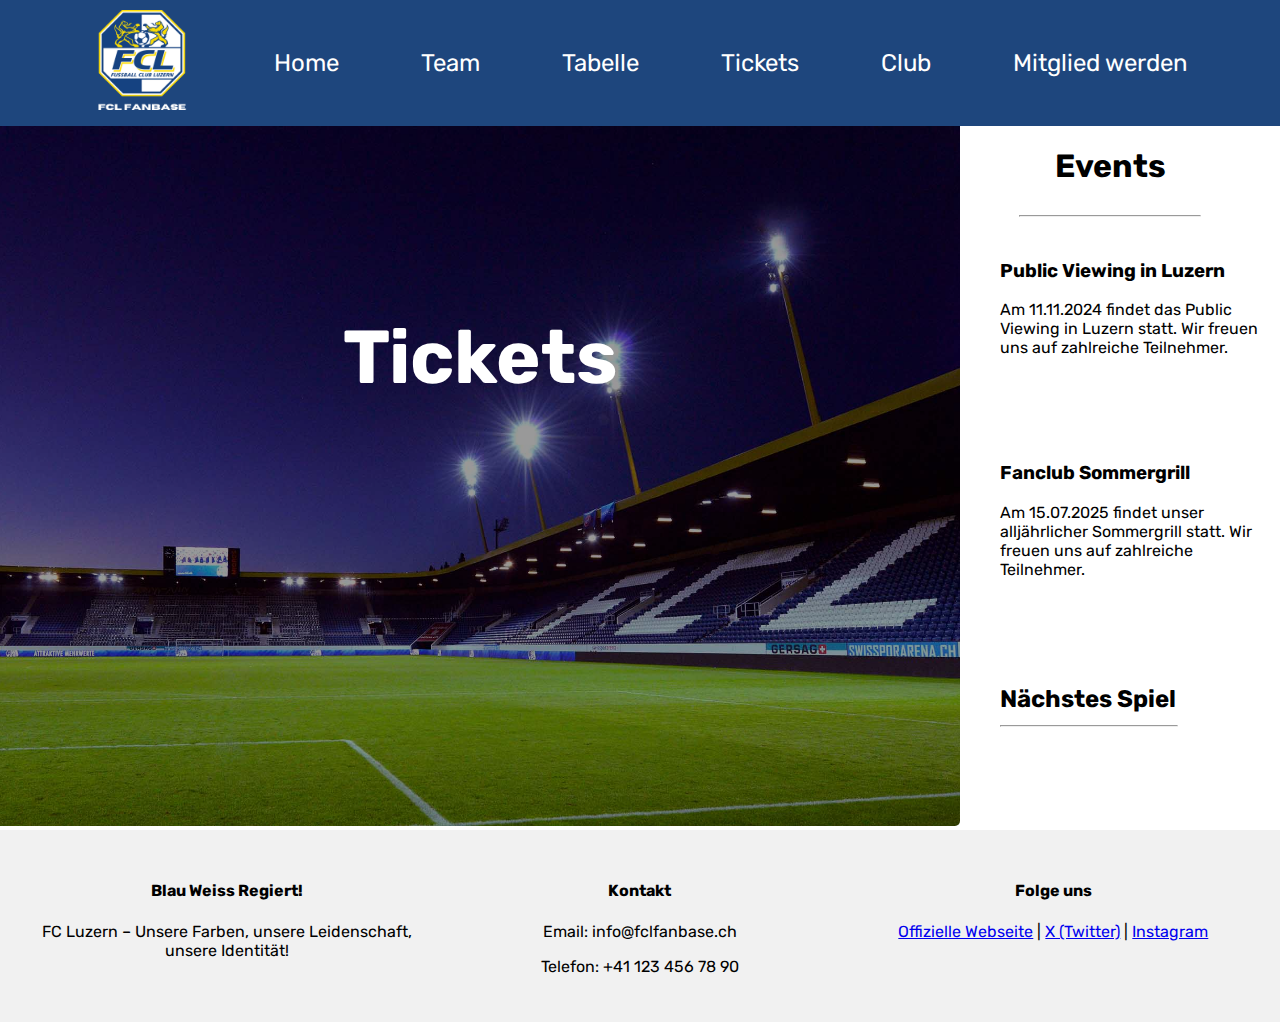
<file: tickets.html>
<!DOCTYPE html>
<html lang="de">
    <head>
        <meta charset="utf-8" />
        <meta http-equiv="X-UA-Compatible" content="IE=edge" />
        <title>FCL Fanbase</title>
        <meta name="description" content="" />
        <meta name="viewport" content="width=device-width, initial-scale=1" />
        <link rel="stylesheet" href="css/styles.css" />
        <link rel="preconnect" href="https://fonts.googleapis.com" />
        <link rel="preconnect" href="https://fonts.gstatic.com" crossorigin />
        <link
            href="https://fonts.googleapis.com/css2?family=Rubik:ital,wght@0,300..900;1,300..900&display=swap"
            rel="stylesheet"
        />
    </head>

<body>
  <div class="container">
    <header class="navbar">
      <nav class="links">
        <ul class="ul-links">
          <li><a href="index.html"><img src="images/logo-h.png"/></a></li>
          <li><a href="index.html">Home</a></li>
          <li><a href="team.html">Team</a></li>
          <li><a href="tabelle.html">Tabelle</a></li>
          <li><a href="tickets.html">Tickets</a></li>
          <li><a href="club.html">Club</a></li>
          <li><a href="kontakt.html">Mitglied werden</a></li>
          
        </ul>
      </nav>
    </header>
      <main class="main">
        <div class="hero-banner">
        <div class="hero-image">
        <a href="https://www.ticket-onlineshop.com/ols/fcluzern/de/meisterschaft/channel/shop/index">
        <img src="images/Stadion.jpg" alt="Bild">
        </a>
        </div>
        <div class="hero-text">
            <h2><a href="https://www.ticket-onlineshop.com/ols/fcluzern/de/meisterschaft/channel/shop/index">Tickets</a></h2>
            <p></p>
        </div>
        </div>
      </main>
      <aside class="sidebar">
        <h1>Events</h1>
        <hr class="hr-sidebar">
        <ul>
          <li>
            <div class="Event1">
              <h3>Public Viewing in Luzern</h3>
              <p>Am 11.11.2024 findet das Public Viewing in Luzern statt. Wir freuen uns auf zahlreiche Teilnehmer.</p>
            </div>
          </li>
          <li>
            <div class="Event2">
              <h3>Fanclub Sommergrill</h3>
              <p>Am 15.07.2025 findet unser alljährlicher Sommergrill statt. Wir freuen uns auf zahlreiche Teilnehmer.</p>
            </div>
            <li>
              <div class="nextgame">
                <div class="nextgameH1">
                <h2>Nächstes Spiel<hr></h2>
                </div>
                <div id="fs-upcoming"></div> <script> (function (w,d,s,o,f,js,fjs) { w['fsUpcomingEmbed']=o;w[o] = w[o] || function () { (w[o].q = w[o].q || []).push(arguments) }; js = d.createElement(s), fjs = d.getElementsByTagName(s)[0]; js.id = o; js.src = f; js.async = 1; fjs.parentNode.insertBefore(js, fjs); }(window, document, 'script', 'fsUpcoming', 'https://cdn.footystats.org/embeds/upcoming.js')); fsUpcoming('params', { teamID: 890 }); </script>
              </div>
              </div>
            </li>
          </li>
        </ul>
      </aside>
      <footer class="footer">
        <div class="footer-content">
          <h4>Blau Weiss Regiert!</h4>
          <p>FC Luzern – Unsere Farben, unsere Leidenschaft, unsere Identität!</p>
      </div>
      <div class="footer-content">
          <h4>Kontakt</h4>
          <p>Email: info@fclfanbase.ch</p>
          <p>Telefon: +41 123 456 78 90</p>
      </div>
      <div class="footer-content">
          <h4>Folge uns</h4>
          <p>
              <a href="https://fcl.ch/" target="_blank">Offizielle Webseite</a> | 
              <a href="https://twitter.com/FCL_1901" target="_blank">X (Twitter)</a> | 
              <a href="https://www.instagram.com/fcluzern_offiziell" target="_blank">Instagram</a>
          </p>
      </div>
      </footer>
    </div>
    <script src="script.js"></script>
  </body>
</html>
</file>
<file: css/styles.css>
html {
    height: 100%;
    margin: 0;
    box-sizing: border-box;
}
body {
    background-color: white;
    font-family: rubik;
    margin: 0;
    padding: 0;
    width: 100%;
    height: 100vh;
    display: flex;
    flex-direction: column;
}

.rubik {
    font-family: "Rubik", sans-serif;
    font-weight: normal;
    font-style: normal;
}

.container {
    flex: 1;
    display: grid;
    grid-template-columns: auto 25%;
    grid-template-rows: auto 1fr auto;
    grid-template-areas:
        "header header"
        "main sidebar"
        "footer footer";
    width: 100%;
}
.main {
    display: flex;
    align-items: center;
    justify-content: center;
    text-align: center;
}
.navbar {
    background-color: #1e467d;
}
.navbar {
    grid-area: header;
    font-size: x-large;
}
.ul-links {
    grid-area: header;
    display: flex;
    flex-direction: row;
    align-items: center;
    justify-content: space-evenly;
    list-style-type: none;
    margin: 10px;
    padding: 0px;
}
.links li img {
    width: 100px;
    height: 100px;
}
.links li a {
    color: white;
    text-decoration: none;
}
.nextgameH1 {
    display: flex;
    align-items: center;
}
#fs-upcoming {
    margin-top: 20px;
    margin-right: 20px;
}
.main {
    grid-area: main;
    display: flex;
    flex-direction: column;
    align-items: center;
}

article {
    width: 100%;
    max-width: 1500px;
    padding: 20px;
    text-align: justify;
    font-size: large;
    margin-right: 20px;
    margin-left: 60px;
}

#fs-standings {
    margin: 20px auto;
    padding: 20px;
    background-color: #fff;
    border: 1px solid #ddd;
    border-radius: 10px;
    box-shadow: 0 4px 6px rgba(0, 0, 0, 0.1);
    max-height: 80vh;
    text-align: justify;
    margin-right: 20px;
    margin-left: 20px;
}
.footer {
    grid-area: footer;
    background-color: #f1f1f1;
    padding: 20px;
    display: flex;
    justify-content: space-around;
}
.footer-content {
    flex: 1;
    text-align: center;
    margin: 10px;
}
aside {
    grid-area: sidebar;
    display: flex;
    flex-direction: column;
    align-items: center;
    margin-right: 20px;
}
.Event1,
.Event2 {
    margin-bottom: 50px;
}
aside li {
  list-style: none;
  display: flex;
  margin-bottom: 20px;
}
hr {
    width: 100%;
}

.hr-sidebar {
    width: 60%;
}

.nachstes-spiel {
    text-align: center;
    margin-left: 45%;
}

.flex-container {
    margin-top: 40px;
    display: flex;
    grid-area: main;
    flex-wrap: wrap;
    gap: 50px;
    justify-content: flex-start;
}
.card {
    box-shadow: 0 4px 8px 0 rgba(0, 0, 0, 0.2);
    transition: 0.3s;
    width: 300px;
    height: 600px;
    border-radius: 5px;
}

.card-text {
    text-align: center;
    padding: 10px 0;
}

.card:hover {
    box-shadow: 0 8px 16px 0 rgba(0, 0, 0, 0.2);
}
.card img {
    width: 310px;
    height: 500px;
}

img {
    border-radius: 0 0 5px 0;
}
.containerform {
    grid-area: main;
    max-width: 600px;
    margin: 0 auto;
    background: white;
    padding: 20px;
    border-radius: 5px;
    box-shadow: 0 0 10px rgba(0, 0, 0, 0.1);
}

.formtext {
    text-align: justify;
}

#daten {
    font-size: 10px;
}
label {
    display: block;
    margin: 10px 0 5px;
    font-weight: bold;
}
.checkbox-label {
    display: inline-flex;
    align-items: center;
}
textarea {
    resize: none;
    height: 150px;
}
input[type="text"],
input[type="email"],
textarea {
    width: 100%;
    padding: 10px;
    border: 1px solid #ccc;
    border-radius: 4px;
    box-sizing: border-box;
}

input[type="checkbox"] {
    margin-right: 10px;
    margin-bottom: 0px;
}

input[type="submit"] {
    background-color: #1e467d;
    color: white;
    padding: 10px 15px;
    border: none;
    border-radius: 4px;
    cursor: pointer;
    font-size: 16px;
    transition: background-color 0.3s;
}

input[type="submit"]:hover {
    background-color: #3b81e4;
}

.hero-banner {
    grid-area: main;
    display: flex;
    flex-direction: column;
    width: 100%;
    height: 100%;
    position: relative;
}

.hero-banner img {
    width: 100%;
    height: 700px;
    object-fit: cover;
    filter: brightness(0.6);
}

.hero-text {
    position: absolute;
    top: 40%;
    left: 50%;
    transform: translate(-50%, -50%);
    display: flex;
    flex-direction: column;
    justify-content: center;
    align-items: center;
    text-align: center;
    font-size: 50px;
    color: white;
}

.hero-text a {
    color: white;
    text-decoration: none;
}
.stadion {
    width: 100%;
    height: 700px;
    object-fit: cover;
}
#fcl-fanclub-content {
    line-height: 1.6;
    margin: 0 auto;
    padding: 20px;
    text-align: justify;
}
.mitglied {
    padding: 10px 15px;
    font-size: 16px;
    color: #fff;
    background-color: #007bff;
    border: none;
    border-radius: 4px;
    cursor: pointer;
}
@media (max-width: 1255px) {
    .container {
        max-width: 100%;
        width: 100%;
        grid-template-columns: auto 25%;
        grid-template-rows: 1fr auto;
        grid-template-areas:
            "header header"
            "main sidebar"
            "footer footer";
    }
    .nextgame {
        margin-right: 5px;
    }
    .navbar {
        font-size: large;
        text-align: center;
    }
    .nextgame {
        margin: 0;
        width: 100%;
    }

    .main {
        padding: 20px;
        text-align: center;
    }

    #fs-standings,
    article {
        width: 100%;
        padding: 10px;
    }

    .footer {
        flex-direction: column;
    }

    .footer-content {
        margin-bottom: 10px;
    }

    .hero-banner img {
        height: 400px;
    }

    .card {
        width: 100%;
        height: auto;
    }

    .card img {
        width: 100%;
        height: auto;
    }
}

@media (max-width: 873px) {
    .container {
        max-width: 100%;
        width: 100%;
        grid-template-columns: auto;
        grid-template-rows: 1fr auto;
        grid-template-areas:
            "header"
            "main"
            "sidebar"
            "footer";
    }
}
@media (max-width: 755px) {
    .ul-links {
        flex-direction: column;
        justify-content: center;
        align-items: center;
    }
    .ul-links li {
        margin-bottom: 10px;
    }
    .hero-text {
        font-size: 18px;
    }

    .footer {
        padding: 10px;
    }

    input[type="submit"] {
        width: 100%;
    }

    .card {
        height: auto;
        padding: 10px;
    }

    .navbar {
        font-size: medium;
    }
    article {
        margin-left: 20px;
    }
}
</file>
